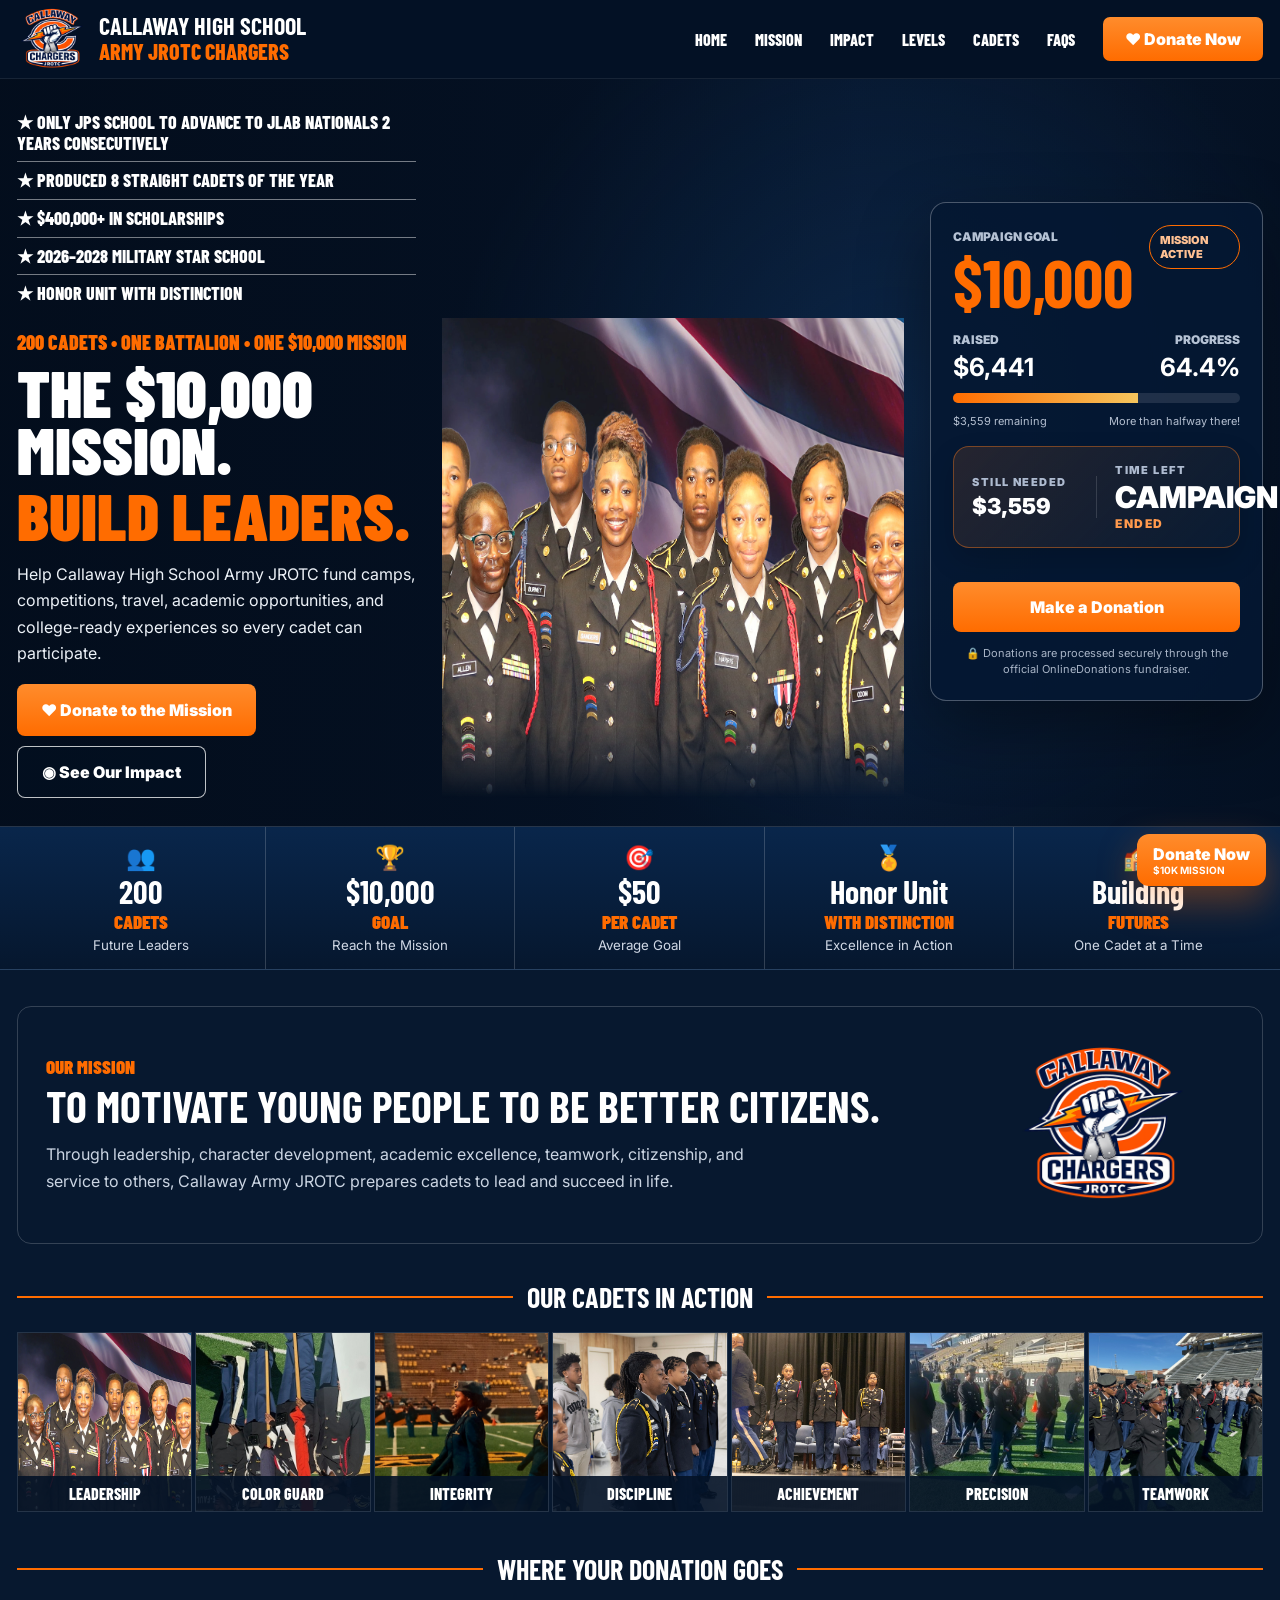
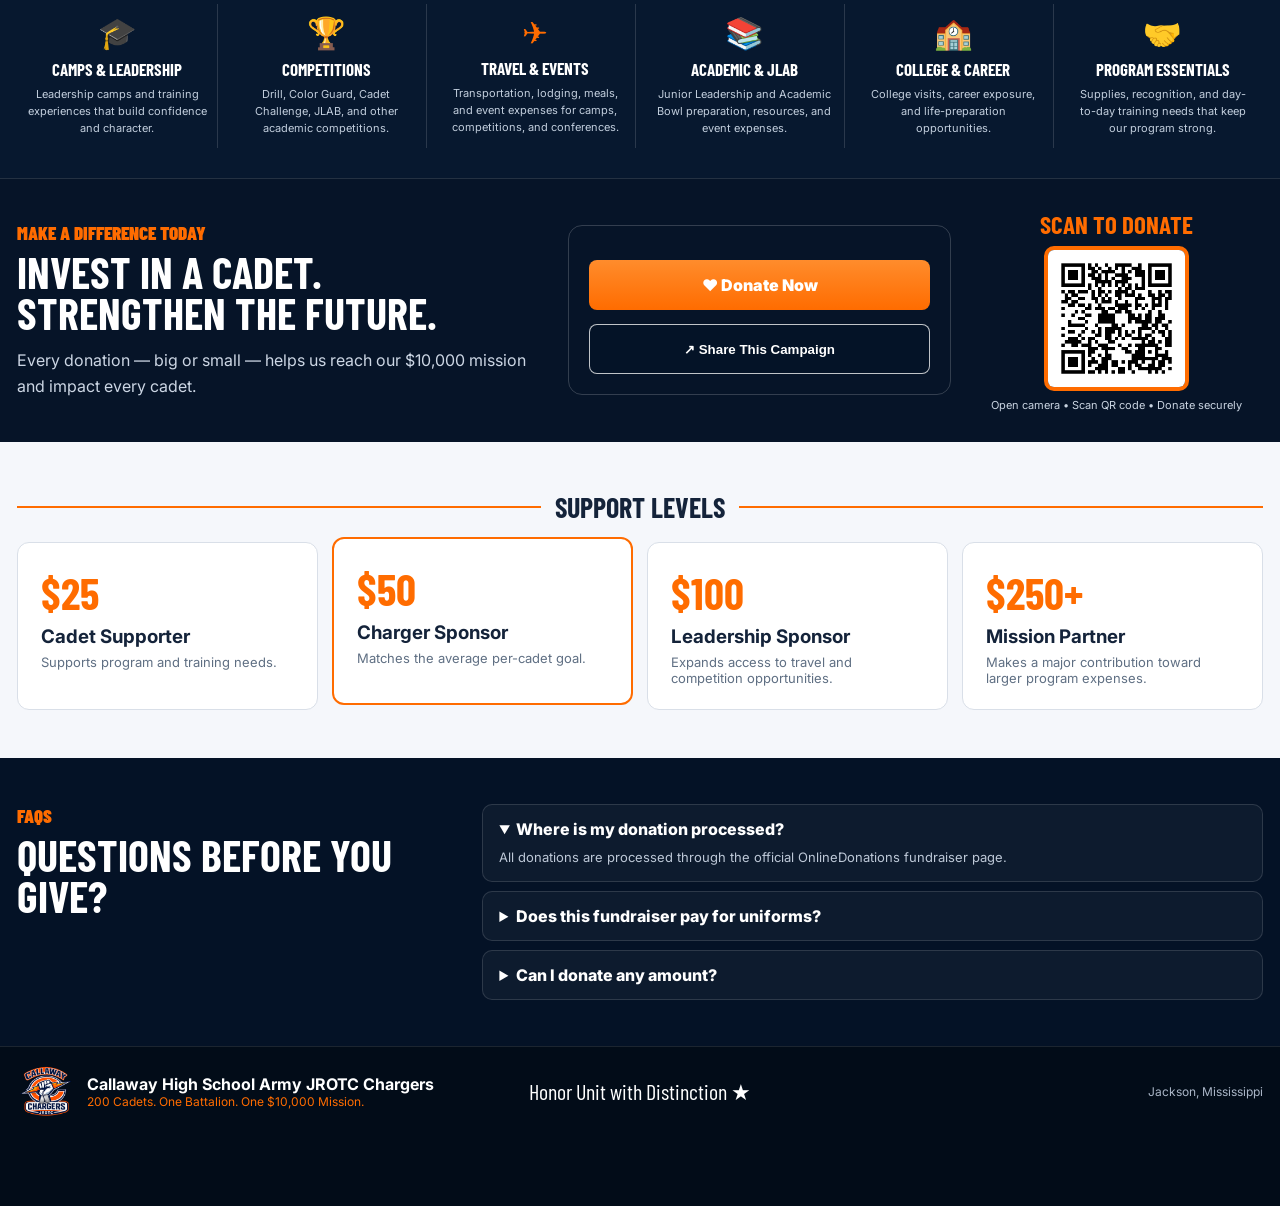
<file: index.html>
<!DOCTYPE html>
<html lang="en">
<head>
  <meta charset="UTF-8">
  <meta name="viewport" content="width=device-width, initial-scale=1.0">
  <meta name="theme-color" content="#061428">
  <meta name="description" content="Support Callaway High School Army JROTC and help the Chargers reach the $10,000 mission.">
  <title>Callaway JROTC | $10,000 Mission</title>
  <link rel="preconnect" href="https://fonts.googleapis.com">
  <link rel="preconnect" href="https://fonts.gstatic.com" crossorigin>
  <link href="https://fonts.googleapis.com/css2?family=Barlow+Condensed:wght@600;700;800;900&family=Inter:wght@400;500;600;700;800&display=swap" rel="stylesheet">
  <link rel="stylesheet" href="style.css">
</head>
<body>

<header class="site-header">
  <div class="shell nav">
    <a class="brand" href="#top">
      <img src="images/logo.png" alt="Callaway Chargers JROTC logo" class="nav-logo">
      <div class="brand-copy">
        <strong>Callaway High School</strong>
        <span>Army JROTC Chargers</span>
      </div>
    </a>

    <nav class="nav-links">
      <a href="#top">Home</a>
      <a href="#mission">Mission</a>
      <a href="#impact">Impact</a>
      <a href="#levels">Levels</a>
      <a href="#cadets">Cadets</a>
      <a href="#faq">FAQs</a>
    </nav>

    <a class="btn btn-orange btn-nav donate-link" href="#" target="_blank" rel="noopener">♥ Donate Now</a>
  </div>
</header>

<main id="top">
  <section class="hero">
    <div class="hero-bg"></div>
    <div class="hero-overlay"></div>

    <div class="shell hero-grid">
      <div class="hero-left">
        <div class="achievement-box">
          <div class="achievement-row">★ Only JPS school to advance to JLAB Nationals 2 years consecutively</div>
          <div class="achievement-row">★ Produced 8 straight Cadets of the Year</div>
          <div class="achievement-row">★ $400,000+ in scholarships</div>
          <div class="achievement-row">★ 2026–2028 Military Star School</div>
          <div class="achievement-row">★ Honor Unit with Distinction</div>
        </div>

        <p class="eyebrow">200 Cadets • One Battalion • One $10,000 Mission</p>
        <h1>The $10,000 Mission.<span>Build Leaders.</span></h1>

        <p class="hero-lead">
          Help Callaway High School Army JROTC fund camps, competitions,
          travel, academic opportunities, and college-ready experiences
          so every cadet can participate.
        </p>

        <div class="hero-actions">
          <a class="btn btn-orange btn-xl donate-link" href="#" target="_blank" rel="noopener">♥ Donate to the Mission</a>
          <a class="btn btn-outline btn-xl" href="#impact">◉ See Our Impact</a>
        </div>
      </div>

      <div class="hero-center">
        <img src="images/hero.jpg" alt="Callaway High School Army JROTC cadets">
      </div>

      <aside class="goal-card">
        <div class="goal-head">
          <div>
            <span class="label">Campaign Goal</span>
            <strong>$10,000</strong>
          </div>
          <span class="mission-active">Mission Active</span>
        </div>

        <div class="raised-row">
          <div><span>Raised</span><strong id="raisedAmount">$0</strong></div>
          <div class="right"><span>Progress</span><strong id="progressPercent">0%</strong></div>
        </div>

        <div class="progress-track"><div class="progress-fill" id="progressBar"></div></div>

        <div class="remaining-row">
          <span id="remainingAmount">$10,000 remaining</span>
          <span id="supporterText">Be one of our first supporters!</span>
        </div>
<div class="campaign-status-strip" aria-label="Campaign status">
  <div class="status-metric">
    <span class="status-kicker">STILL NEEDED</span>
    <strong id="remainingStatus">$8,966</strong>
  </div>
  <div class="status-divider"></div>
  <div class="status-metric countdown-metric">
    <span class="status-kicker">TIME LEFT</span>
    <strong><span id="daysRemaining">28</span> <span id="daysRemainingLabel">DAYS</span></strong>
  </div>
</div>


        <a class="btn btn-orange btn-full donate-link" href="#" target="_blank" rel="noopener">Make a Donation</a>
        <p class="secure">🔒 Donations are processed securely through the official OnlineDonations fundraiser.</p>
      </aside>
    </div>
  </section>

  <section class="stats-strip">
    <div class="shell stats-grid">
      <div class="stat"><b>👥</b><strong>200</strong><span>Cadets</span><small>Future Leaders</small></div>
      <div class="stat"><b>🏆</b><strong>$10,000</strong><span>Goal</span><small>Reach the Mission</small></div>
      <div class="stat"><b>🎯</b><strong>$50</strong><span>Per Cadet</span><small>Average Goal</small></div>
      <div class="stat"><b>🏅</b><strong>Honor Unit</strong><span>With Distinction</span><small>Excellence in Action</small></div>
      <div class="stat"><b>🏫</b><strong>Building</strong><span>Futures</span><small>One Cadet at a Time</small></div>
    </div>
  </section>

  <section class="mission-section" id="mission">
    <div class="shell mission-grid">
      <div class="mission-copy">
        <span class="section-kicker">Our Mission</span>
        <h2>To Motivate Young People to Be Better Citizens.</h2>
        <p>
          Through leadership, character development, academic excellence,
          teamwork, citizenship, and service to others, Callaway Army JROTC
          prepares cadets to lead and succeed in life.
        </p>
      </div>
      <div class="mission-logo-wrap">
        <img src="images/logo.png" alt="Callaway Chargers JROTC logo">
      </div>
    </div>
  </section>

  <section class="cadets-section" id="cadets">
    <div class="shell">
      <div class="section-heading">
        <span></span><h2>Our Cadets in Action</h2><span></span>
      </div>

      <div class="gallery-grid">
        <figure><img src="images/hero.jpg" alt="Cadets"><figcaption>Leadership</figcaption></figure>
        <figure><img src="images/color-guard.jpg" alt="Color Guard"><figcaption>Color Guard</figcaption></figure>
        <figure><img src="images/marching.jpg" alt="Cadet marching"><figcaption>Integrity</figcaption></figure>
        <figure><img src="images/formation.jpg" alt="Cadets in formation"><figcaption>Discipline</figcaption></figure>
        <figure><img src="images/achievement.jpg" alt="Cadet achievement"><figcaption>Achievement</figcaption></figure>
        <figure><img src="images/stadium-1.jpg" alt="Cadets at stadium"><figcaption>Precision</figcaption></figure>
        <figure><img src="images/stadium-2.jpg" alt="Cadets at stadium"><figcaption>Teamwork</figcaption></figure>
      </div>
    </div>
  </section>

  <section class="impact-section" id="impact">
    <div class="shell">
      <div class="section-heading">
        <span></span><h2>Where Your Donation Goes</h2><span></span>
      </div>

      <div class="impact-grid">
        <article><div>🎓</div><h3>Camps & Leadership</h3><p>Leadership camps and training experiences that build confidence and character.</p></article>
        <article><div>🏆</div><h3>Competitions</h3><p>Drill, Color Guard, Cadet Challenge, JLAB, and other academic competitions.</p></article>
        <article><div>✈</div><h3>Travel & Events</h3><p>Transportation, lodging, meals, and event expenses for camps, competitions, and conferences.</p></article>
        <article><div>📚</div><h3>Academic & JLAB</h3><p>Junior Leadership and Academic Bowl preparation, resources, and event expenses.</p></article>
        <article><div>🏫</div><h3>College & Career</h3><p>College visits, career exposure, and life-preparation opportunities.</p></article>
        <article><div>🤝</div><h3>Program Essentials</h3><p>Supplies, recognition, and day-to-day training needs that keep our program strong.</p></article>
      </div>
    </div>
  </section>

  <section class="action-section">
    <div class="shell action-grid">
      <div class="action-copy">
        <span class="section-kicker">Make a Difference Today</span>
        <h2>Invest in a Cadet.<br>Strengthen the Future.</h2>
        <p>Every donation — big or small — helps us reach our $10,000 mission and impact every cadet.</p>
      </div>

      <div class="action-card">
        <a class="btn btn-orange btn-full donate-link" href="#" target="_blank" rel="noopener">♥ Donate Now</a>
        <button class="btn btn-outline btn-full" id="shareButton">↗ Share This Campaign</button>
        <div id="shareNotice"></div>
      </div>

      <div class="qr-card">
        <h3>Scan to Donate</h3>
        <img src="images/donate-qr.png" alt="QR code to donate">
        <p>Open camera • Scan QR code • Donate securely</p>
      </div>
    </div>
  </section>

  <section class="levels-section" id="levels">
    <div class="shell">
      <div class="section-heading dark">
        <span></span><h2>Support Levels</h2><span></span>
      </div>
      <div class="levels-grid">
        <article><strong>$25</strong><h3>Cadet Supporter</h3><p>Supports program and training needs.</p></article>
        <article class="featured"><strong>$50</strong><h3>Charger Sponsor</h3><p>Matches the average per-cadet goal.</p></article>
        <article><strong>$100</strong><h3>Leadership Sponsor</h3><p>Expands access to travel and competition opportunities.</p></article>
        <article><strong>$250+</strong><h3>Mission Partner</h3><p>Makes a major contribution toward larger program expenses.</p></article>
      </div>
    </div>
  </section>

  <section class="faq-section" id="faq">
    <div class="shell faq-grid">
      <div>
        <span class="section-kicker">FAQs</span>
        <h2>Questions Before You Give?</h2>
      </div>
      <div class="faq-list">
        <details open><summary>Where is my donation processed?</summary><p>All donations are processed through the official OnlineDonations fundraiser page.</p></details>
        <details><summary>Does this fundraiser pay for uniforms?</summary><p>No. This campaign supports camps, competitions, travel, academic opportunities, college and career experiences, supplies, recognition, and day-to-day training needs.</p></details>
        <details><summary>Can I donate any amount?</summary><p>Yes. Every contribution helps move the $10,000 mission forward.</p></details>
      </div>
    </div>
  </section>
</main>

<footer>
  <div class="shell footer-inner">
    <div class="footer-brand">
      <img src="images/logo.png" alt="Callaway Chargers JROTC logo">
      <div>
        <strong>Callaway High School Army JROTC Chargers</strong>
        <span>200 Cadets. One Battalion. One $10,000 Mission.</span>
      </div>
    </div>
    <div class="footer-center">Honor Unit with Distinction ★</div>
    <div class="footer-right">Jackson, Mississippi</div>
  </div>
</footer>

<a class="floating-donate donate-link" href="#" target="_blank" rel="noopener"><span>Donate Now</span><strong>$10K Mission</strong></a>
<script src="script.js"></script>
</body>
</html>
</file>
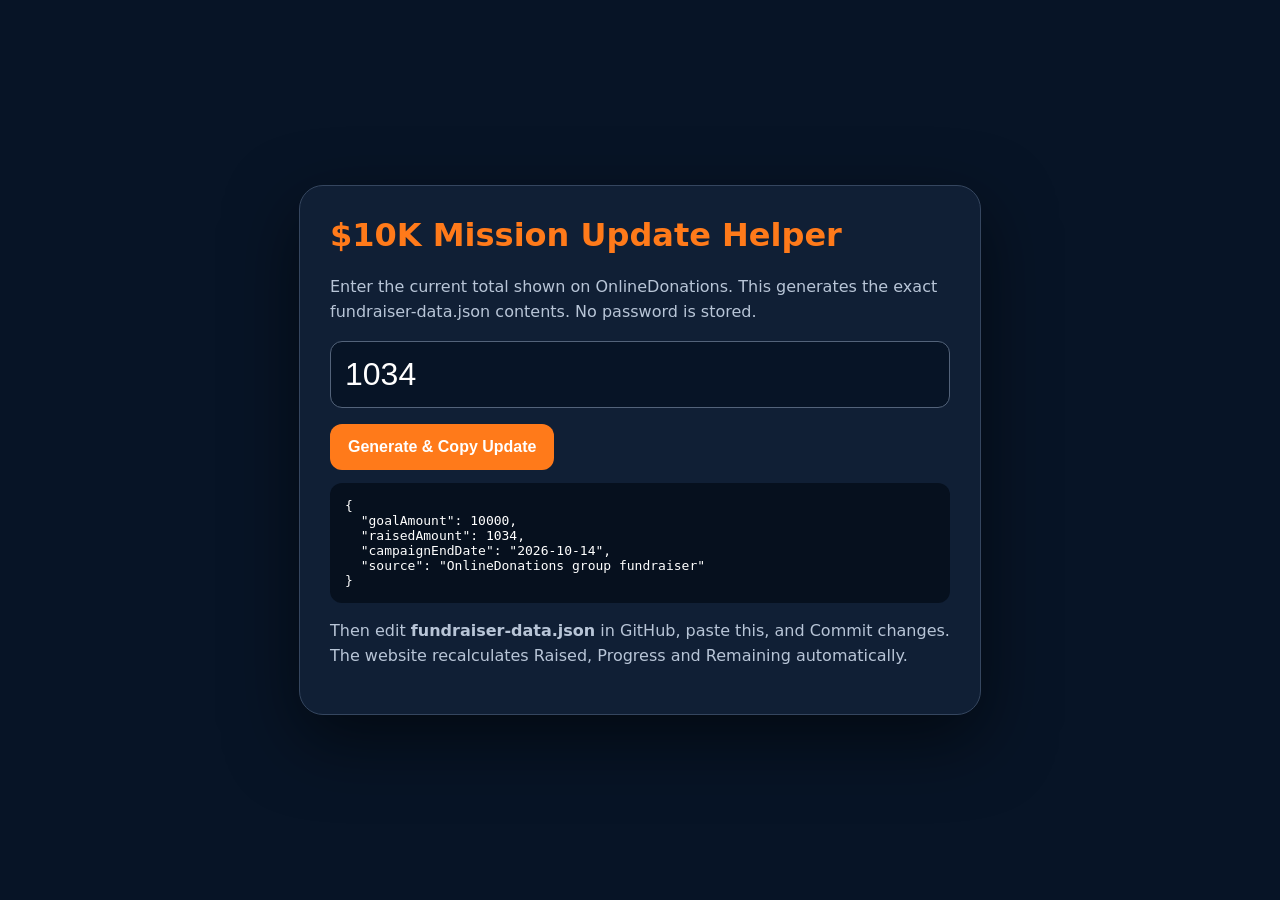
<file: update-total.html>
<!doctype html><html><head><meta charset="utf-8"><meta name="viewport" content="width=device-width,initial-scale=1"><title>Update Fundraiser Total</title><style>body{font-family:system-ui;background:#071426;color:white;display:grid;place-items:center;min-height:100vh;margin:0}.c{width:min(620px,90vw);background:#101f35;padding:30px;border-radius:24px;border:1px solid #35465f;box-shadow:0 25px 70px #0008}h1{margin-top:0;color:#ff7a1a}input{box-sizing:border-box;width:100%;font-size:32px;padding:14px;border-radius:12px;border:1px solid #53637a;background:#071426;color:white}button{margin-top:16px;padding:14px 18px;border:0;border-radius:12px;background:#ff7a1a;color:white;font-weight:800;font-size:16px;cursor:pointer}pre{background:#06101e;padding:15px;border-radius:12px;white-space:pre-wrap}.muted{color:#b8c5d7;line-height:1.55}</style></head><body><main class="c"><h1>$10K Mission Update Helper</h1><p class="muted">Enter the current total shown on OnlineDonations. This generates the exact fundraiser-data.json contents. No password is stored.</p><input id="a" type="number" min="0" value="1034"><button onclick="go()">Generate & Copy Update</button><pre id="o"></pre><p id="m"></p><p class="muted">Then edit <b>fundraiser-data.json</b> in GitHub, paste this, and Commit changes. The website recalculates Raised, Progress and Remaining automatically.</p></main><script>function go(){const x=Number(document.getElementById("a").value||0),t=JSON.stringify({goalAmount:10000,raisedAmount:x,campaignEndDate:"2026-10-14",source:"OnlineDonations group fundraiser"},null,2);o.textContent=t;navigator.clipboard?.writeText(t).then(()=>m.textContent="Copied — paste into fundraiser-data.json.");}go();</script></body></html>
</file>
<file: style.css>
:root{--navy:#041226;--navy2:#081c38;--navy3:#0c294e;--orange:#ff6c00;--orange2:#ff8c2c;--white:#fff;--muted:#aab8cc;--paper:#f5f7fb;--text:#14233a}
*{box-sizing:border-box;margin:0;padding:0}html{scroll-behavior:smooth}body{font-family:Inter,Arial,sans-serif;background:var(--navy);color:white}a{text-decoration:none;color:inherit}img{display:block;max-width:100%}.shell{width:min(1300px,calc(100% - 34px));margin:auto}
section[id]{scroll-margin-top:90px}
.site-header{position:sticky;top:0;z-index:100;background:rgba(4,18,38,.97);border-bottom:1px solid rgba(255,255,255,.08);backdrop-filter:blur(15px)}.nav{min-height:78px;display:flex;align-items:center;gap:28px}.brand{display:flex;align-items:center;gap:12px;margin-right:auto}.nav-logo{width:70px;height:70px;object-fit:contain}.brand-copy{display:flex;flex-direction:column}.brand-copy strong{font-family:"Barlow Condensed";font-size:24px;text-transform:uppercase;line-height:1}.brand-copy span{font-family:"Barlow Condensed";font-size:22px;text-transform:uppercase;color:var(--orange);font-weight:800}.nav-links{display:flex;gap:28px;text-transform:uppercase;font-family:"Barlow Condensed";font-weight:800;font-size:16px}.nav-links a:hover{color:var(--orange)}
.btn{border:0;border-radius:8px;display:inline-flex;align-items:center;justify-content:center;font-weight:900;cursor:pointer;transition:.2s ease}.btn:hover{transform:translateY(-2px)}.btn-orange{background:linear-gradient(180deg,var(--orange2),var(--orange));color:white}.btn-outline{border:1px solid rgba(255,255,255,.75);background:rgba(4,18,38,.35);color:white}.btn-nav{height:44px;padding:0 22px;border-radius:7px}.btn-xl{height:52px;padding:0 24px}.btn-full{height:50px;width:100%;margin-top:14px}
.hero{position:relative;min-height:560px;overflow:hidden}.hero-bg,.hero-overlay{position:absolute;inset:0}.hero-bg{background:linear-gradient(90deg,#07182f,#0b2242)}.hero-overlay{background:radial-gradient(circle at 70% 45%,rgba(22,67,120,.35),transparent 28rem),linear-gradient(90deg,rgba(3,13,28,.96) 0%,rgba(3,13,28,.78) 44%,rgba(3,13,28,.48) 67%,rgba(3,13,28,.82) 100%)}
.hero-grid{position:relative;display:grid;grid-template-columns:1.08fr 1.25fr .9fr;gap:26px;align-items:end;padding:25px 0 28px}.hero-left{align-self:center}.achievement-box{display:grid;gap:0;border-left:0}.achievement-row{color:white;font-family:"Barlow Condensed";font-size:18px;font-weight:800;text-transform:uppercase;line-height:1.15;padding:8px 0;border-bottom:1px solid rgba(255,255,255,.45)}.achievement-row:last-child{border-bottom:0}.eyebrow{margin:18px 0 9px;color:var(--orange);font-family:"Barlow Condensed";font-weight:900;text-transform:uppercase;font-size:20px}h1{font-family:"Barlow Condensed";font-size:clamp(56px,5.2vw,82px);line-height:.86;text-transform:uppercase;font-weight:900}h1 span{display:block;color:var(--orange);margin-top:8px}.hero-lead{max-width:500px;font-size:16px;line-height:1.65;color:#edf2f8;margin:18px 0}.hero-actions{display:flex;gap:10px;flex-wrap:wrap}
.hero-center{align-self:end;height:480px;display:flex;align-items:flex-end;justify-content:center;overflow:hidden}.hero-center img{width:100%;height:100%;object-fit:cover;object-position:center 20%;mask-image:linear-gradient(to bottom,black 0%,black 85%,transparent 100%);-webkit-mask-image:linear-gradient(to bottom,black 0%,black 85%,transparent 100%)}.goal-card{align-self:center;background:rgba(5,24,50,.9);border:1px solid rgba(255,255,255,.28);border-radius:16px;padding:22px;box-shadow:0 28px 70px rgba(0,0,0,.38)}.goal-head,.raised-row,.remaining-row{display:flex;justify-content:space-between;gap:16px}.label,.raised-row span{text-transform:uppercase;font-size:12px;color:#b5c2d4;font-weight:900}.goal-head>div>strong{display:block;font-family:"Barlow Condensed";font-size:67px;color:var(--orange);line-height:.92;margin-top:6px}.mission-active{align-self:flex-start;border:1px solid var(--orange);border-radius:999px;padding:7px 10px;font-size:11px;color:#ffc193;text-transform:uppercase;font-weight:900}.raised-row{margin-top:20px}.raised-row>div{display:flex;flex-direction:column;gap:5px}.raised-row strong{font-size:25px}.right{text-align:right}.progress-track{height:10px;border-radius:999px;background:rgba(255,255,255,.11);overflow:hidden;margin:11px 0}.progress-fill{height:100%;width:0;background:linear-gradient(90deg,var(--orange),#f6c55d);transition:width 1s ease}.remaining-row{font-size:11px;color:#b4bfd0}.secure{text-align:center;color:#a9b5c7;font-size:11px;line-height:1.5;margin-top:13px}
.stats-strip{background:linear-gradient(180deg,#09264b,#06172e);border-top:1px solid rgba(255,255,255,.13);border-bottom:1px solid rgba(255,255,255,.12)}.stats-grid{display:grid;grid-template-columns:repeat(5,1fr)}.stat{text-align:center;padding:16px 12px;border-right:1px solid rgba(255,255,255,.18)}.stat:last-child{border-right:0}.stat b{display:block;font-size:24px}.stat strong{font-family:"Barlow Condensed";font-size:32px}.stat span{display:block;color:var(--orange);font-family:"Barlow Condensed";font-size:19px;text-transform:uppercase;font-weight:900}.stat small{display:block;color:#d0d8e5;margin-top:4px}
.mission-section{background:#07182f;padding:36px 0}.mission-grid{display:grid;grid-template-columns:1fr 260px;gap:40px;align-items:center;border:1px solid rgba(255,255,255,.18);border-radius:14px;padding:28px}.section-kicker{color:var(--orange);font-family:"Barlow Condensed";text-transform:uppercase;font-size:19px;font-weight:900}.mission-copy h2,.action-copy h2,.faq-grid h2{font-family:"Barlow Condensed";text-transform:uppercase;font-size:44px;line-height:.95;margin:7px 0 14px}.mission-copy p{color:#cbd5e3;line-height:1.7;max-width:720px}.mission-logo-wrap img{max-height:180px;margin:auto}
.cadets-section{background:#07182f;padding:0 0 18px}.section-heading{display:flex;align-items:center;gap:14px;margin:0 0 18px}.section-heading span{height:2px;background:var(--orange);flex:1}.section-heading h2{font-family:"Barlow Condensed";font-size:28px;text-transform:uppercase;white-space:nowrap}.gallery-grid{display:grid;grid-template-columns:repeat(7,1fr);gap:3px}.gallery-grid figure{height:180px;position:relative;overflow:hidden;border:1px solid rgba(255,255,255,.12)}.gallery-grid img{width:100%;height:100%;object-fit:cover}.gallery-grid figcaption{position:absolute;left:0;right:0;bottom:0;background:rgba(4,18,38,.9);padding:8px;text-align:center;text-transform:uppercase;font-family:"Barlow Condensed";font-weight:800}
.impact-section{background:#07182f;padding:22px 0 30px}.impact-grid{display:grid;grid-template-columns:repeat(6,1fr);gap:8px}.impact-grid article{text-align:center;border-right:1px solid rgba(255,255,255,.14);padding:10px}.impact-grid article:last-child{border-right:0}.impact-grid article>div{font-size:31px;color:var(--orange)}.impact-grid h3{font-family:"Barlow Condensed";font-size:17px;text-transform:uppercase;margin:7px 0}.impact-grid p{color:#c2cedd;font-size:11px;line-height:1.55}
.action-section{background:#061428;border-top:1px solid rgba(255,255,255,.12);padding:30px 0}.action-grid{display:grid;grid-template-columns:1fr .72fr .55fr;gap:20px;align-items:center}.action-copy p{color:#ccd6e4;max-width:620px;line-height:1.6}.action-card{border:1px solid rgba(255,255,255,.18);border-radius:14px;padding:20px}.qr-card{text-align:center}.qr-card h3{font-family:"Barlow Condensed";color:var(--orange);font-size:25px;text-transform:uppercase}.qr-card img{width:145px;margin:7px auto;border:4px solid var(--orange);border-radius:10px;background:white}.qr-card p{color:#c9d4e1;font-size:11px}
.levels-section{background:var(--paper);color:var(--text);padding:48px 0}.section-heading.dark h2{color:var(--text)}.levels-grid{display:grid;grid-template-columns:repeat(4,1fr);gap:14px}.levels-grid article{background:white;border:1px solid #d9dfe8;border-radius:12px;padding:23px}.levels-grid strong{font-family:"Barlow Condensed";font-size:44px;color:var(--orange)}.levels-grid h3{margin:6px 0}.levels-grid p{font-size:13px;color:#5f6f83}.featured{border:2px solid var(--orange)!important;transform:translateY(-5px)}
.faq-section{background:#041226;padding:46px 0}.faq-grid{display:grid;grid-template-columns:.7fr 1.3fr;gap:45px}.faq-list{display:grid;gap:9px}.faq-list details{border:1px solid rgba(255,255,255,.13);border-radius:10px;padding:14px 16px;background:rgba(255,255,255,.04)}.faq-list summary{font-weight:800;cursor:pointer}.faq-list p{color:#bdc8d7;margin-top:8px;font-size:13px;line-height:1.55}
footer{background:#020c18;border-top:1px solid rgba(255,255,255,.1);padding:16px 0 85px}.footer-inner{display:grid;grid-template-columns:1fr auto 1fr;align-items:center;gap:30px}.footer-brand{display:flex;align-items:center;gap:12px}.footer-brand img{width:58px}.footer-brand>div{display:flex;flex-direction:column}.footer-brand span{color:var(--orange);font-size:12px}.footer-center{font-family:"Barlow Condensed";font-size:22px}.footer-right{text-align:right;color:#aab6c7;font-size:12px}.floating-donate{position:fixed;right:14px;bottom:14px;z-index:120;background:linear-gradient(180deg,var(--orange2),var(--orange));padding:10px 16px;border-radius:12px;display:flex;flex-direction:column;box-shadow:0 15px 38px rgba(255,108,0,.36)}.floating-donate span{font-weight:900}.floating-donate strong{font-size:10px;text-transform:uppercase}
@media(max-width:1100px){.nav-links{display:none}.hero-grid{grid-template-columns:1fr 1fr}.hero-center{grid-row:2;grid-column:1/-1;height:420px}.goal-card{align-self:start}.stats-grid{grid-template-columns:repeat(3,1fr)}.gallery-grid{grid-template-columns:repeat(4,1fr)}.impact-grid{grid-template-columns:repeat(3,1fr)}.action-grid{grid-template-columns:1fr 1fr}.qr-card{grid-column:1/-1}.footer-inner{grid-template-columns:1fr}.footer-center,.footer-right{text-align:left}}
@media(max-width:700px){.nav-logo{width:55px;height:55px}.brand-copy strong{font-size:18px}.brand-copy span{font-size:16px}.site-header .btn-nav{display:none}.hero-grid{grid-template-columns:1fr}.hero-center{grid-column:auto;grid-row:auto;height:330px}.achievement-row{font-size:15px}.hero-actions,.hero-actions .btn{width:100%}.stats-grid{grid-template-columns:1fr 1fr}.mission-grid,.faq-grid,.action-grid{grid-template-columns:1fr}.mission-logo-wrap{order:-1}.gallery-grid{grid-template-columns:1fr 1fr}.impact-grid{grid-template-columns:1fr}.impact-grid article{border-right:0;border-bottom:1px solid rgba(255,255,255,.12)}.levels-grid{grid-template-columns:1fr}.featured{transform:none}.section-heading h2{white-space:normal;text-align:center}.floating-donate{right:9px;bottom:9px}}

.countdown-card{display:flex;align-items:center;gap:14px;margin:18px 0;padding:14px 18px;border:1px solid rgba(255,122,26,.42);border-radius:16px;background:linear-gradient(135deg,rgba(255,122,26,.13),rgba(255,255,255,.035))}
.countdown-star{display:grid;place-items:center;width:40px;height:40px;border-radius:12px;background:#ff7a1a;color:#fff;font-size:19px;box-shadow:0 8px 22px rgba(255,122,26,.28)}
#daysRemaining{display:block;font-size:30px;line-height:1;color:#fff;font-weight:900}
#daysRemainingLabel{display:block;margin-top:5px;color:#ff9a4d;font-size:12px;font-weight:900;letter-spacing:.13em}

/* V8.1 guaranteed campaign status placement */
.campaign-status-strip{display:grid;grid-template-columns:1fr 1px 1fr;align-items:center;gap:18px;margin:18px 0 20px;padding:16px 18px;border:1px solid rgba(255,122,26,.42);border-radius:16px;background:linear-gradient(135deg,rgba(255,122,26,.13),rgba(11,29,52,.75));box-shadow:0 12px 28px rgba(0,0,0,.16)}
.status-metric{min-width:0}.status-kicker{display:block;margin-bottom:5px;color:#aebbd0;font-size:11px;font-weight:900;letter-spacing:.13em}
.status-metric strong{display:block;color:#fff;font-size:22px;font-weight:900;line-height:1.1}.countdown-metric strong{color:#ff8a2b}.status-divider{height:42px;background:rgba(255,255,255,.14)}
@media(max-width:560px){.campaign-status-strip{gap:12px;padding:14px}.status-metric strong{font-size:18px}.status-kicker{font-size:9px}}

/* V8.2 clean campaign metrics */
.campaign-status-row{display:grid;grid-template-columns:1fr 1fr;gap:12px;margin:14px 0 18px;padding:13px 0;border-top:1px solid rgba(255,255,255,.12);border-bottom:1px solid rgba(255,255,255,.12)}
.campaign-status-row>div:last-child{text-align:right}
.campaign-status-row strong{display:block;color:#fff;font-size:20px;font-weight:900;line-height:1.05}
.campaign-status-row span{display:block;margin-top:4px;color:#ff8a2b;font-size:10px;font-weight:900;letter-spacing:.11em}
</file>
